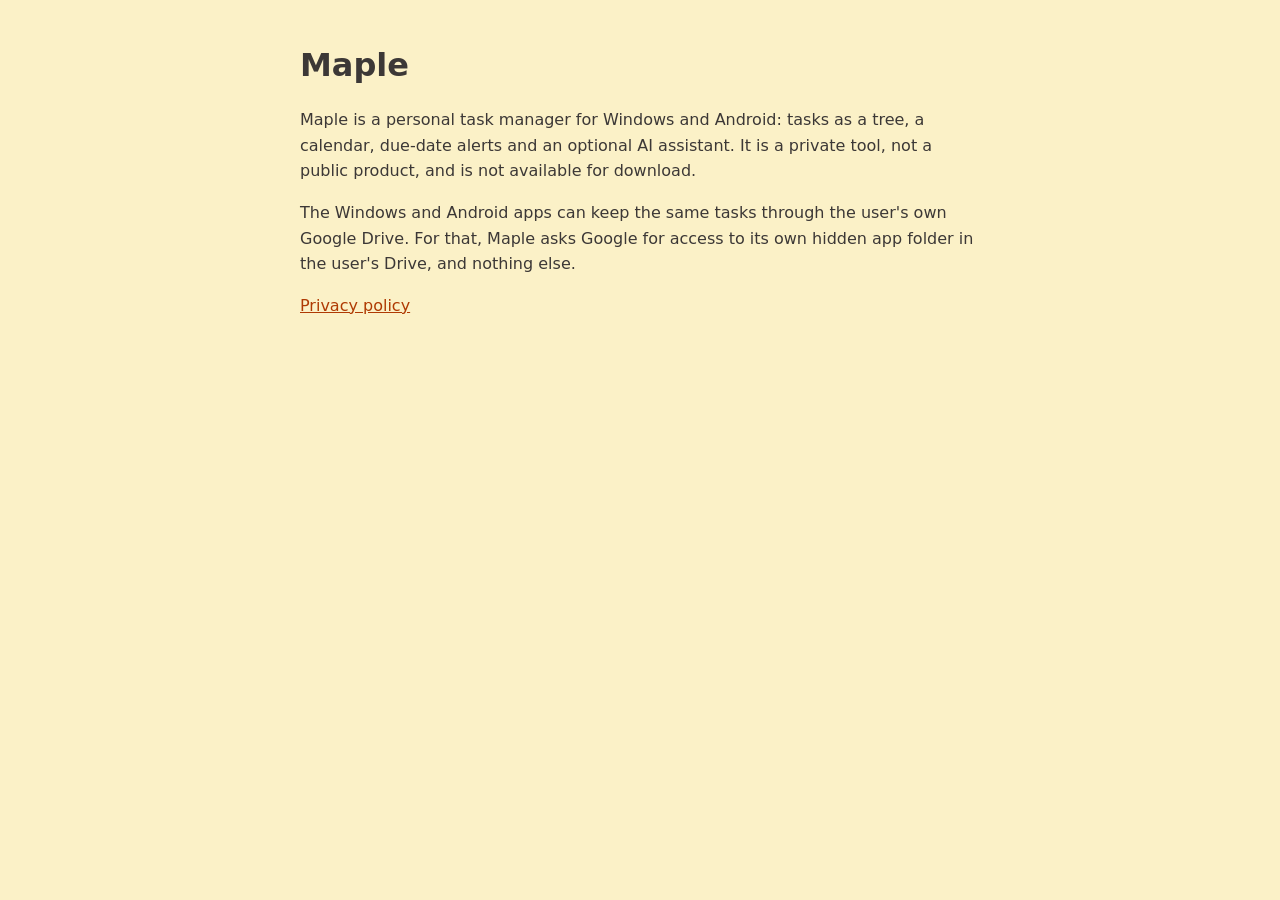
<file: index.html>
<!doctype html>
<html lang="en">
<head>
  <meta charset="utf-8">
  <meta name="viewport" content="width=device-width, initial-scale=1">
  <title>Maple</title>
  <link rel="stylesheet" href="style.css">
</head>
<body>
  <main>
    <h1>Maple</h1>
    <p>Maple is a personal task manager for Windows and Android: tasks as a tree, a calendar, due-date alerts and an optional AI assistant. It is a private tool, not a public product, and is not available for download.</p>
    <p>The Windows and Android apps can keep the same tasks through the user's own Google Drive. For that, Maple asks Google for access to its own hidden app folder in the user's Drive, and nothing else.</p>
    <p><a href="privacy.html">Privacy policy</a></p>
  </main>
</body>
</html>
</file>
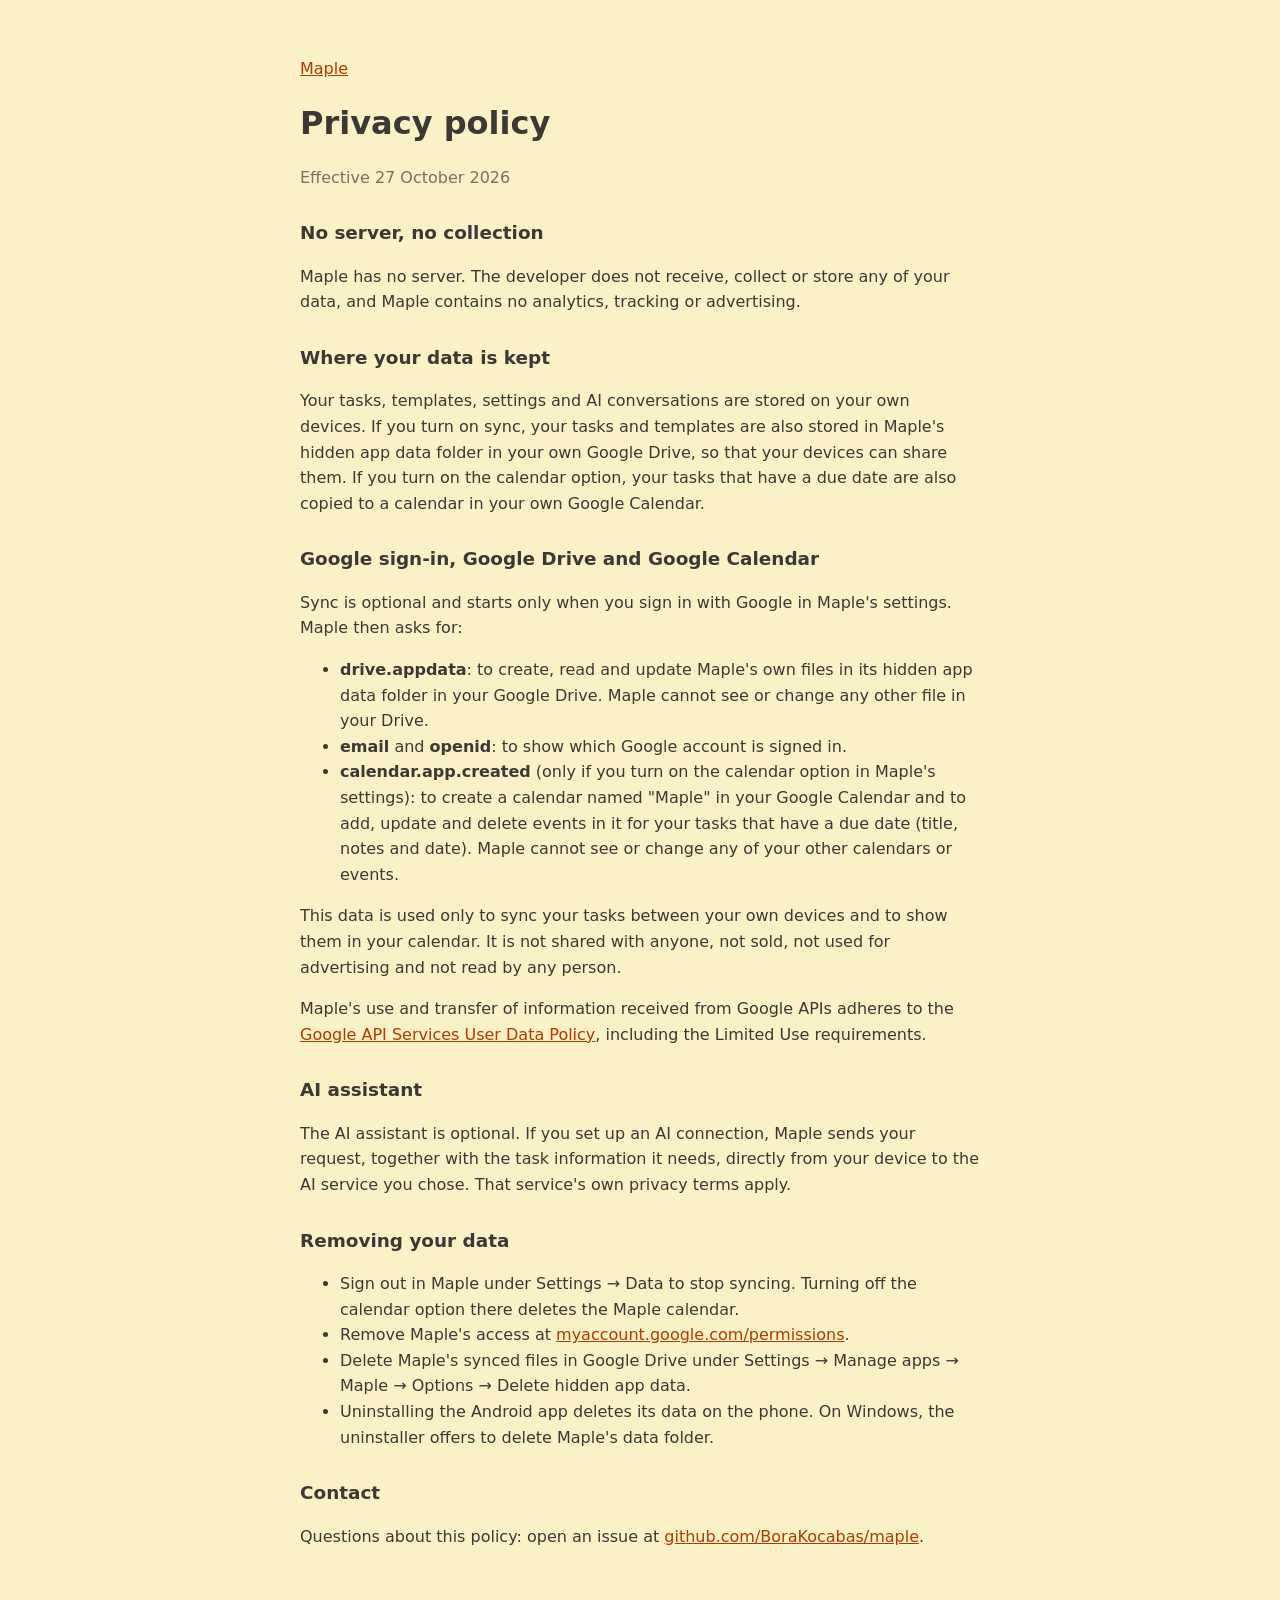
<file: privacy.html>
<!doctype html>
<html lang="en">
<head>
  <meta charset="utf-8">
  <meta name="viewport" content="width=device-width, initial-scale=1">
  <title>Maple privacy policy</title>
  <link rel="stylesheet" href="style.css">
</head>
<body>
  <main>
    <p><a href="./">Maple</a></p>
    <h1>Privacy policy</h1>
    <p class="muted">Effective 27 October 2026</p>

    <h2>No server, no collection</h2>
    <p>Maple has no server. The developer does not receive, collect or store any of your data, and Maple contains no analytics, tracking or advertising.</p>

    <h2>Where your data is kept</h2>
    <p>Your tasks, templates, settings and AI conversations are stored on your own devices. If you turn on sync, your tasks and templates are also stored in Maple's hidden app data folder in your own Google Drive, so that your devices can share them. If you turn on the calendar option, your tasks that have a due date are also copied to a calendar in your own Google Calendar.</p>

    <h2>Google sign-in, Google Drive and Google Calendar</h2>
    <p>Sync is optional and starts only when you sign in with Google in Maple's settings. Maple then asks for:</p>
    <ul>
      <li><strong>drive.appdata</strong>: to create, read and update Maple's own files in its hidden app data folder in your Google Drive. Maple cannot see or change any other file in your Drive.</li>
      <li><strong>email</strong> and <strong>openid</strong>: to show which Google account is signed in.</li>
      <li><strong>calendar.app.created</strong> (only if you turn on the calendar option in Maple's settings): to create a calendar named "Maple" in your Google Calendar and to add, update and delete events in it for your tasks that have a due date (title, notes and date). Maple cannot see or change any of your other calendars or events.</li>
    </ul>
    <p>This data is used only to sync your tasks between your own devices and to show them in your calendar. It is not shared with anyone, not sold, not used for advertising and not read by any person.</p>
    <p>Maple's use and transfer of information received from Google APIs adheres to the <a href="https://developers.google.com/terms/api-services-user-data-policy">Google API Services User Data Policy</a>, including the Limited Use requirements.</p>

    <h2>AI assistant</h2>
    <p>The AI assistant is optional. If you set up an AI connection, Maple sends your request, together with the task information it needs, directly from your device to the AI service you chose. That service's own privacy terms apply.</p>

    <h2>Removing your data</h2>
    <ul>
      <li>Sign out in Maple under Settings → Data to stop syncing. Turning off the calendar option there deletes the Maple calendar.</li>
      <li>Remove Maple's access at <a href="https://myaccount.google.com/permissions">myaccount.google.com/permissions</a>.</li>
      <li>Delete Maple's synced files in Google Drive under Settings → Manage apps → Maple → Options → Delete hidden app data.</li>
      <li>Uninstalling the Android app deletes its data on the phone. On Windows, the uninstaller offers to delete Maple's data folder.</li>
    </ul>

    <h2>Contact</h2>
    <p>Questions about this policy: open an issue at <a href="https://github.com/BoraKocabas/maple/issues">github.com/BoraKocabas/maple</a>.</p>
  </main>
</body>
</html>
</file>
<file: style.css>
:root {
  --bg: #fbf1c7;
  --text: #3c3836;
  --muted: #7c6f64;
  --accent: #af3a03;
}
@media (prefers-color-scheme: dark) {
  :root {
    --bg: #282828;
    --text: #ebdbb2;
    --muted: #a89984;
    --accent: #fe8019;
  }
}
body {
  margin: 0;
  background: var(--bg);
  color: var(--text);
  font: 16px/1.6 system-ui, -apple-system, "Segoe UI", sans-serif;
}
main {
  max-width: 680px;
  margin: 0 auto;
  padding: 40px 16px 64px;
}
h1 {
  margin: 0 0 12px;
}
h2 {
  margin: 28px 0 8px;
  font-size: 1.15em;
}
a {
  color: var(--accent);
}
.muted {
  color: var(--muted);
}
</file>
